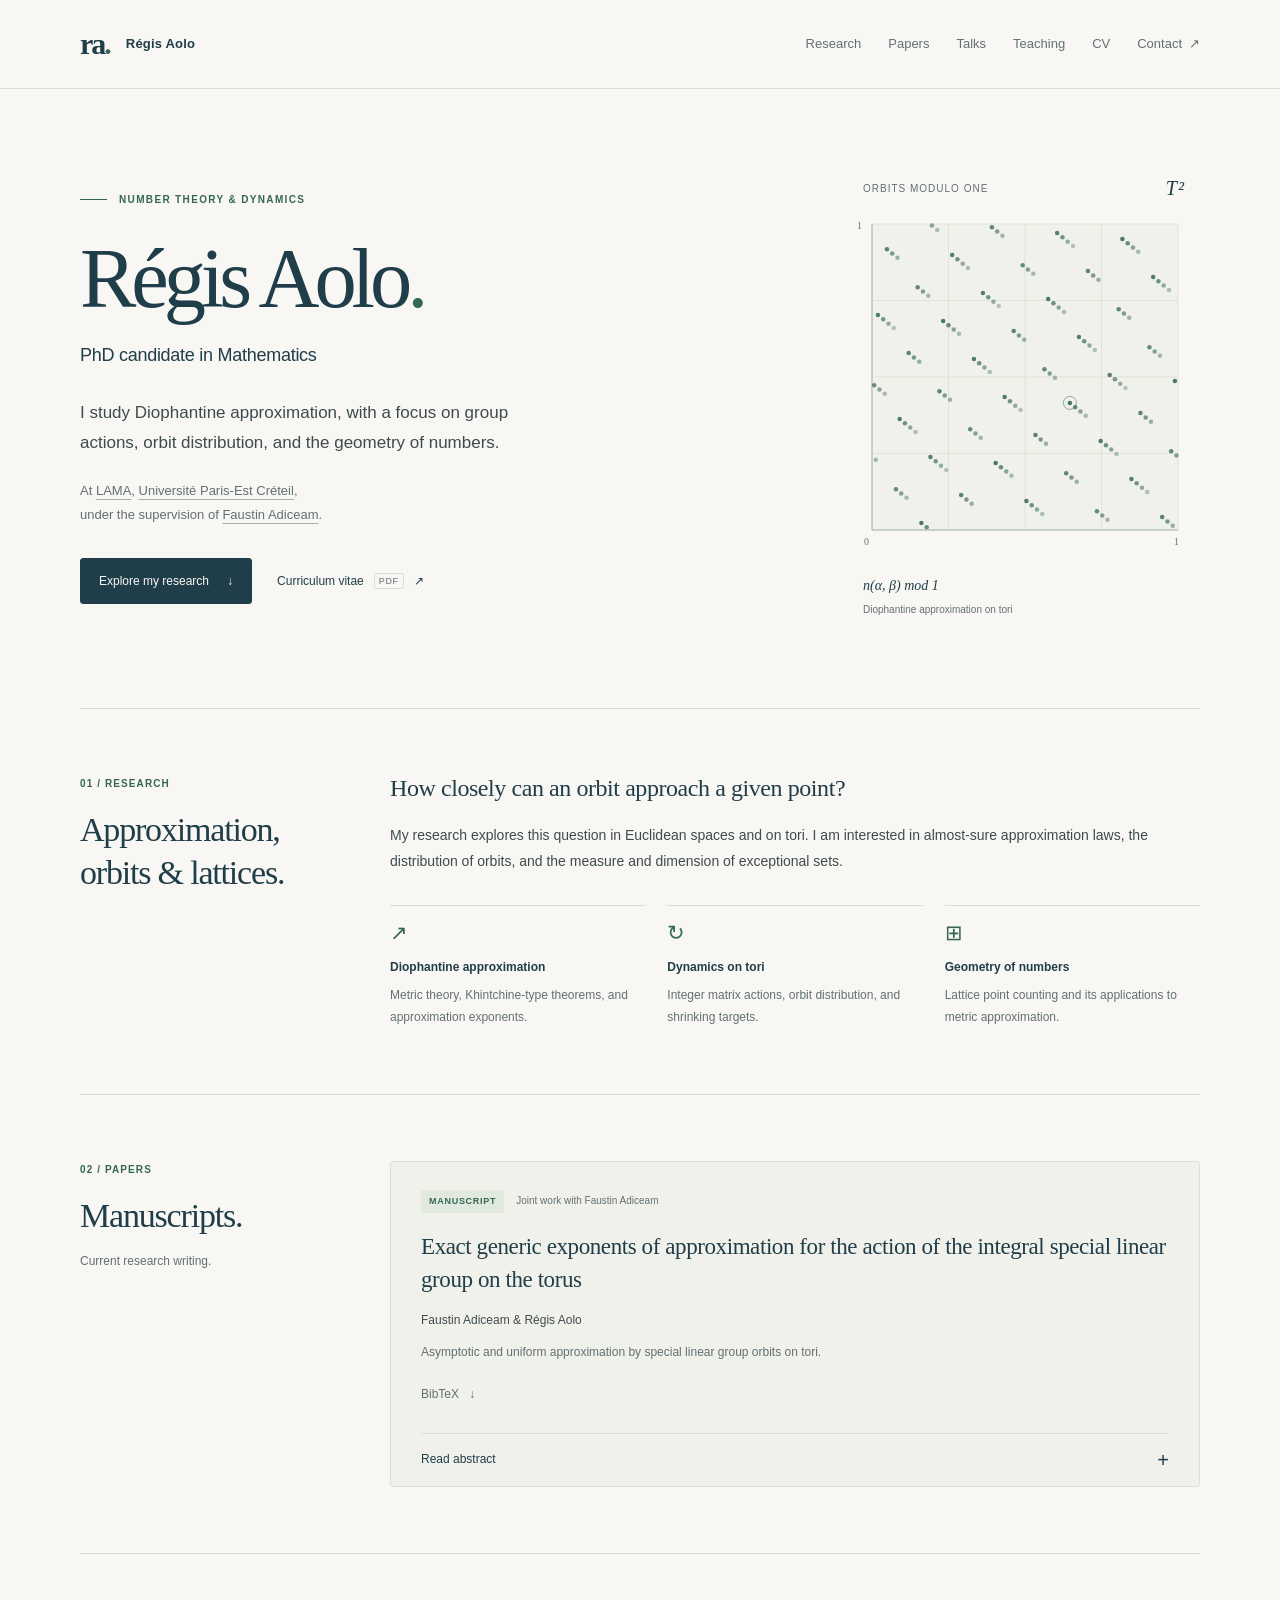
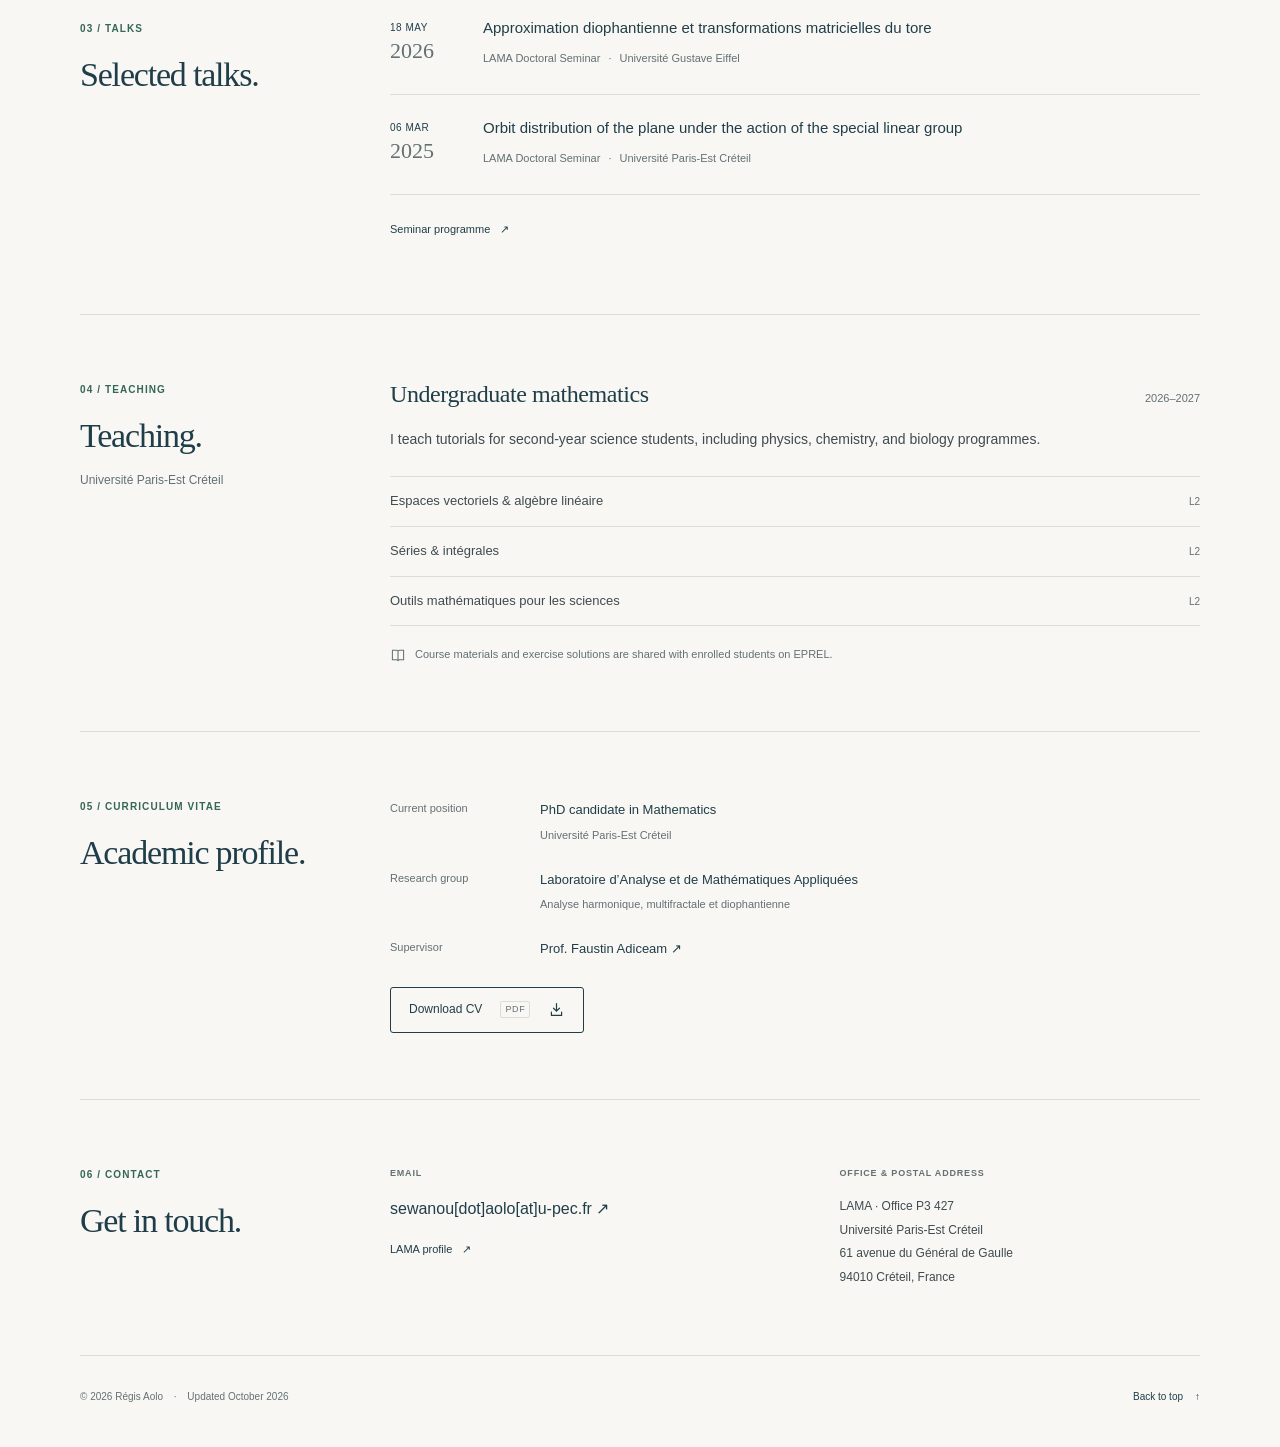
<file: index.html>
<!doctype html>
<html lang="en">
<head>
  <meta charset="utf-8">
  <meta name="viewport" content="width=device-width, initial-scale=1">
  <meta name="theme-color" content="#f8f7f3">
  <meta name="description" content="Régis Aolo, PhD candidate in mathematics at LAMA, Université Paris-Est Créteil. Research in Diophantine approximation, dynamics on tori, and geometry of numbers.">
  <meta name="author" content="Régis Aolo">
  <meta property="og:type" content="website">
  <meta property="og:title" content="Régis Aolo | Mathematics">
  <meta property="og:description" content="Diophantine approximation, dynamics on tori, and geometry of numbers. Research, manuscripts, talks, and teaching.">
  <meta property="og:url" content="https://regisaolo.github.io/">
  <meta property="og:locale" content="en_GB">
  <meta name="color-scheme" content="light">
  <title>Régis Aolo | Mathematics</title>
  <link rel="canonical" href="https://regisaolo.github.io/">
  <link rel="icon" type="image/svg+xml" href="assets/favicon.svg">
  <link rel="stylesheet" href="styles.css">
  <script src="script.js" defer></script>
  <script type="application/ld+json">
  {
    "@context": "https://schema.org",
    "@type": "Person",
    "name": "Régis Aolo",
    "alternateName": "Sèwanou Regis Aolo",
    "url": "https://regisaolo.github.io/",
    "jobTitle": "PhD candidate in Mathematics",
    "affiliation": {
      "@type": "Organization",
      "name": "Laboratoire d’Analyse et de Mathématiques Appliquées, Université Paris-Est Créteil",
      "url": "https://lama-umr8050.fr/"
    },
    "email": "sewanou[dot]aolo[at]u-pec.fr",
    "sameAs": ["https://lama-umr8050.fr/membres/aolo.sewanou_regis"],
    "knowsAbout": ["Diophantine approximation", "Dynamical systems", "Geometry of numbers"]
  }
  </script>
</head>
<body id="top">
  <a class="skip-link" href="#main">Skip to content</a>

  <header class="site-header">
    <div class="container header-inner">
      <a class="wordmark" href="#top" aria-label="Régis Aolo, home">
        <span class="monogram" aria-hidden="true">ra<span>.</span></span>
        <span class="wordmark-name">Régis Aolo</span>
      </a>
      <button class="menu-toggle" type="button" aria-expanded="false" aria-controls="site-nav" hidden>
        <span class="menu-label">Menu</span>
        <svg width="20" height="20" viewBox="0 0 20 20" fill="none" aria-hidden="true"><path d="M3 6h14M3 10h14M3 14h14" stroke="currentColor" stroke-width="1.5" stroke-linecap="round"/></svg>
      </button>
      <nav class="site-nav" id="site-nav" aria-label="Main navigation">
        <a href="#research">Research</a>
        <a href="#publications">Papers</a>
        <a href="#talks">Talks</a>
        <a href="#teaching">Teaching</a>
        <a href="#cv">CV</a>
        <a href="#contact">Contact <span aria-hidden="true">↗</span></a>
      </nav>
    </div>
  </header>

  <main id="main">
    <section class="hero container" aria-labelledby="intro-title">
      <div class="hero-copy">
        <p class="eyebrow"><span class="eyebrow-line" aria-hidden="true"></span> Number theory &amp; dynamics</p>
        <h1 id="intro-title">Régis Aolo<span class="name-dot">.</span></h1>
        <p class="hero-role">PhD candidate in Mathematics</p>
        <p class="hero-description">I study Diophantine approximation, with a focus on group actions, orbit distribution, and the geometry of numbers.</p>
        <p class="hero-affiliation">At <a href="https://lama-umr8050.fr/">LAMA</a>, <a href="https://www.u-pec.fr/">Université Paris-Est Créteil</a>,<br class="desktop-break"> under the supervision of <a href="https://lama-umr8050.fr/membres/adiceam.faustin">Faustin Adiceam</a>.</p>
        <div class="hero-actions">
          <a class="button button-primary" href="#research">Explore my research <span aria-hidden="true">↓</span></a>
          <a class="text-link" href="docs/regis-aolo-cv.pdf">Curriculum vitae <span class="file-label">PDF</span><span aria-hidden="true">↗</span></a>
        </div>
      </div>
      <figure class="orbit-figure">
        <div class="figure-heading"><span>Orbits modulo one</span><span class="figure-index" aria-hidden="true">T²</span></div>
        <img src="assets/orbit.svg" alt="The first 144 points of a Kronecker orbit, distributed across a unit square representing the two-dimensional torus." width="360" height="360" fetchpriority="high">
        <figcaption><span class="math">n(α, β) mod 1</span><span>Diophantine approximation on tori</span></figcaption>
      </figure>
    </section>

    <div class="container section-container">
      <section class="section research-section" id="research" aria-labelledby="research-title">
        <div class="section-heading">
          <p class="section-number">01 / Research</p>
          <h2 id="research-title">Approximation,<br> orbits &amp; lattices.</h2>
        </div>
        <div class="section-content">
          <p class="section-lead">How closely can an orbit approach a given point?</p>
          <p>My research explores this question in Euclidean spaces and on tori. I am interested in almost-sure approximation laws, the distribution of orbits, and the measure and dimension of exceptional sets.</p>
          <div class="research-topics">
            <article class="topic">
              <span class="topic-mark" aria-hidden="true">↗</span>
              <h3>Diophantine approximation</h3>
              <p>Metric theory, Khintchine-type theorems, and approximation exponents.</p>
            </article>
            <article class="topic">
              <span class="topic-mark" aria-hidden="true">↻</span>
              <h3>Dynamics on tori</h3>
              <p>Integer matrix actions, orbit distribution, and shrinking targets.</p>
            </article>
            <article class="topic">
              <span class="topic-mark" aria-hidden="true">⊞</span>
              <h3>Geometry of numbers</h3>
              <p>Lattice point counting and its applications to metric approximation.</p>
            </article>
          </div>
        </div>
      </section>

      <!-- PAPERS: Duplicate the article below to add a manuscript or publication.
           Only add an arXiv, journal, or PDF link once it is ready to be public. -->
      <section class="section" id="publications" aria-labelledby="papers-title">
        <div class="section-heading">
          <p class="section-number">02 / Papers</p>
          <h2 id="papers-title">Manuscripts.</h2>
          <p class="section-aside">Current research writing.</p>
        </div>
        <div class="section-content">
          <article class="paper">
            <div class="paper-meta"><span class="status-tag">Manuscript</span><span>Joint work with Faustin Adiceam</span></div>
            <h3>Exact generic exponents of approximation for the action of the integral special linear group on the torus</h3>
            <p class="paper-authors">Faustin Adiceam &amp; Régis Aolo</p>
            <p class="paper-summary">Asymptotic and uniform approximation by special linear group orbits on tori.</p>
            <div class="paper-actions">
              <a class="text-link muted-link" href="docs/regis-aolo.bib" download>BibTeX <span aria-hidden="true">↓</span></a>
            </div>
            <details class="abstract">
              <summary>Read abstract <span class="disclosure-icon" aria-hidden="true">+</span></summary>
              <div class="abstract-text">
                <p>For the action of <span class="math">SL<sub>n</sub>(ℤ)</span> on the <span class="math">n</span>-dimensional torus, this manuscript determines the generic Diophantine exponents of approximation. For almost every pair of points, both the asymptotic and uniform approximation exponents are equal to <span class="math">n − 1</span>. This gives the exact almost-sure rate at which an orbit approaches a target as the size of the acting matrix grows.</p>
              </div>
            </details>
          </article>
        </div>
      </section>

      <!-- TALKS: Keep the most recent talk first. -->
      <section class="section" id="talks" aria-labelledby="talks-title">
        <div class="section-heading">
          <p class="section-number">03 / Talks</p>
          <h2 id="talks-title">Selected talks.</h2>
        </div>
        <div class="section-content">
          <ol class="talk-list">
            <li class="talk">
              <time datetime="2026-05-18"><span class="talk-month">18 May</span><span class="talk-year">2026</span></time>
              <div>
                <h3 lang="fr">Approximation diophantienne et transformations matricielles du tore</h3>
                <p>LAMA Doctoral Seminar <span class="inline-dot" aria-hidden="true">·</span> Université Gustave Eiffel</p>
              </div>
            </li>
            <li class="talk">
              <time datetime="2025-03-06"><span class="talk-month">06 Mar</span><span class="talk-year">2025</span></time>
              <div>
                <h3>Orbit distribution of the plane under the action of the special linear group</h3>
                <p>LAMA Doctoral Seminar <span class="inline-dot" aria-hidden="true">·</span> Université Paris-Est Créteil</p>
              </div>
            </li>
          </ol>
          <a class="text-link small-link" href="https://lama-umr8050.fr/evenements/seminaire_des_doctorants">Seminar programme <span aria-hidden="true">↗</span></a>
        </div>
      </section>

      <section class="section" id="teaching" aria-labelledby="teaching-title">
        <div class="section-heading">
          <p class="section-number">04 / Teaching</p>
          <h2 id="teaching-title">Teaching.</h2>
          <p class="section-aside">Université Paris-Est Créteil</p>
        </div>
        <div class="section-content">
          <div class="teaching-intro"><p class="section-lead">Undergraduate mathematics</p><span class="academic-year">2026–2027</span></div>
          <p>I teach tutorials for second-year science students, including physics, chemistry, and biology programmes.</p>
          <ul class="course-list">
            <li><span lang="fr">Espaces vectoriels &amp; algèbre linéaire</span><span class="course-level">L2</span></li>
            <li><span lang="fr">Séries &amp; intégrales</span><span class="course-level">L2</span></li>
            <li><span lang="fr">Outils mathématiques pour les sciences</span><span class="course-level">L2</span></li>
          </ul>
          <p class="teaching-note"><svg width="16" height="16" viewBox="0 0 20 20" fill="none" aria-hidden="true"><path d="M3 4h5a3 3 0 0 1 2 1 3 3 0 0 1 2-1h5v12h-5a3 3 0 0 0-2 1 3 3 0 0 0-2-1H3V4Zm7 1v12" stroke="currentColor" stroke-width="1.3" stroke-linejoin="round"/></svg><span>Course materials and exercise solutions are shared with enrolled students on EPREL.</span></p>
        </div>
      </section>

      <section class="section" id="cv" aria-labelledby="cv-title">
        <div class="section-heading">
          <p class="section-number">05 / Curriculum vitae</p>
          <h2 id="cv-title">Academic profile.</h2>
        </div>
        <div class="section-content">
          <dl class="profile-list">
            <div><dt>Current position</dt><dd>PhD candidate in Mathematics<br><span>Université Paris-Est Créteil</span></dd></div>
            <div><dt>Research group</dt><dd lang="fr">Laboratoire d’Analyse et de Mathématiques Appliquées<br><span>Analyse harmonique, multifractale et diophantienne</span></dd></div>
            <div><dt>Supervisor</dt><dd><a href="https://lama-umr8050.fr/membres/adiceam.faustin">Prof. Faustin Adiceam <span aria-hidden="true">↗</span></a></dd></div>
          </dl>
          <a class="button button-outline" href=# download>Download CV <span class="file-label">PDF</span><svg width="17" height="17" viewBox="0 0 20 20" fill="none" aria-hidden="true"><path d="M10 3v9m0 0 3.5-3.5M10 12 6.5 8.5M4 13v4h12v-4" stroke="currentColor" stroke-width="1.4" stroke-linecap="round" stroke-linejoin="round"/></svg></a>
        </div>
      </section>

      <section class="section contact-section" id="contact" aria-labelledby="contact-title">
        <div class="section-heading">
          <p class="section-number">06 / Contact</p>
          <h2 id="contact-title">Get in touch.</h2>
        </div>
        <div class="section-content contact-grid">
          <div>
            <p class="contact-label">Email</p>
            <a>sewanou[dot]aolo[at]u-pec.fr <span aria-hidden="true">↗</span></a>
            <span class="sr-only" id="copy-status" role="status" aria-live="polite"></span>
            <p class="institution-link"><a class="text-link small-link" href="https://lama-umr8050.fr/membres/aolo.sewanou_regis">LAMA profile <span aria-hidden="true">↗</span></a></p>
          </div>
          <div>
            <p class="contact-label">Office &amp; postal address</p>
            <address>LAMA · Office P3 427<br>Université Paris-Est Créteil<br>61 avenue du Général de Gaulle<br>94010 Créteil, France</address>
          </div>
        </div>
      </section>
    </div>
  </main>

  <footer class="site-footer container">
    <p>© <span id="current-year">2026</span> Régis Aolo <span class="footer-dot" aria-hidden="true">·</span> <span class="last-updated">Updated October 2026</span></p>
    <a href="#top">Back to top <span aria-hidden="true">↑</span></a>
  </footer>
</body>
</html>
</file>
<file: styles.css>
/* Design tokens: edit these to change the whole site's palette and spacing. */
:root {
  --paper: #f8f7f3;
  --ink: #203e4a;
  --text: #3f4b50;
  --muted: #637074;
  --accent: #356757;
  --line: #dcded6;
  --soft: #eeeee7;
  --white: #ffffff;
  --serif: Georgia, "Times New Roman", serif;
  --sans: -apple-system, BlinkMacSystemFont, "Segoe UI", sans-serif;
  --page-width: 1120px;
}

*, *::before, *::after { box-sizing: border-box; }
html { scroll-behavior: smooth; scroll-padding-top: 110px; }
body { margin: 0; background: var(--paper); color: var(--text); font-family: var(--sans); font-size: 16px; line-height: 1.75; -webkit-font-smoothing: antialiased; }
::selection { background: #dce7d5; color: var(--ink); }
button, input { font: inherit; }
button, a { -webkit-tap-highlight-color: transparent; }
button { color: inherit; }
button:not(:disabled), summary { cursor: pointer; }
a { color: var(--ink); text-decoration-color: #a3b3ac; text-underline-offset: 4px; text-decoration-thickness: 1px; }
a:hover { color: var(--accent); text-decoration-color: currentColor; }
a, button, summary { transition: color .18s ease, background-color .18s ease, border-color .18s ease; }
a:focus-visible, button:focus-visible, summary:focus-visible { outline: 2px solid var(--accent); outline-offset: 5px; border-radius: 2px; }
[hidden] { display: none !important; }
img, svg { max-width: 100%; }
img { display: block; height: auto; }
p, h1, h2, h3, figure { margin: 0; }
h1, h2, h3 { color: var(--ink); font-weight: 400; }
h1, h2 { font-family: var(--serif); }
.container { width: min(var(--page-width), calc(100% - 96px)); margin-inline: auto; }
.sr-only { position: absolute; width: 1px; height: 1px; padding: 0; margin: -1px; overflow: hidden; clip: rect(0,0,0,0); white-space: nowrap; border: 0; }
.skip-link { position: fixed; top: 12px; left: 12px; z-index: 10; padding: 10px 18px; color: var(--white); background: var(--ink); transform: translateY(-150%); }
.skip-link:focus { transform: translateY(0); color: var(--white); }

/* Header and navigation */
.site-header { position: sticky; top: 0; z-index: 5; background: rgba(248,247,243,.97); border-bottom: 1px solid var(--line); }
@supports (backdrop-filter: blur(12px)) { .site-header { background: rgba(248,247,243,.91); backdrop-filter: blur(12px); } }
.header-inner { min-height: 88px; display: flex; align-items: center; justify-content: space-between; gap: 28px; }
.wordmark { display: inline-flex; align-items: center; gap: 16px; text-decoration: none; flex-shrink: 0; }
.monogram { color: var(--ink); font: 600 30px/1 var(--serif); letter-spacing: -2px; }
.monogram span { color: var(--accent); }
.wordmark-name { font-size: 13px; font-weight: 600; letter-spacing: .015em; }
.site-nav { display: flex; align-items: center; gap: 27px; }
.site-nav a { position: relative; display: inline-flex; align-items: center; gap: 7px; min-height: 44px; text-decoration: none; font-size: 13px; color: var(--muted); }
.site-nav a:hover, .site-nav a[aria-current="location"] { color: var(--ink); }
.site-nav a[aria-current="location"]::after { content: ""; height: 2px; background: var(--accent); position: absolute; bottom: 3px; left: 0; right: 0; }
.menu-toggle { min-height: 44px; align-items: center; gap: 10px; padding: 4px 0 4px 12px; border: 0; background: transparent; font-size: 13px; }

/* Introduction */
.hero { display: grid; grid-template-columns: minmax(0, 1.5fr) minmax(0, .88fr); align-items: center; gap: 68px; padding-block: 88px 90px; }
.eyebrow { display: flex; align-items: center; gap: 12px; color: var(--accent); text-transform: uppercase; letter-spacing: .135em; font-size: 10px; line-height: 1.7; font-weight: 600; margin-bottom: 25px; }
.eyebrow-line { height: 1px; width: 27px; background: var(--accent); }
h1 { font-size: clamp(58px, 6.6vw, 86px); line-height: 1.08; letter-spacing: -.06em; white-space: nowrap; }
.name-dot { color: var(--accent); }
.hero-role { font-size: 18px; color: var(--ink); margin-top: 16px; letter-spacing: -.015em; }
.hero-description { margin-top: 26px; max-width: 480px; font-size: 17px; line-height: 1.8; }
.hero-affiliation { margin-top: 20px; color: var(--muted); font-size: 13px; line-height: 1.9; }
.hero-affiliation a { color: inherit; }
.hero-actions { display: flex; align-items: center; gap: 25px; flex-wrap: wrap; margin-top: 30px; }
.button { display: inline-flex; align-items: center; justify-content: center; gap: 18px; min-height: 46px; padding: 10px 18px; text-decoration: none; font-size: 12px; font-weight: 500; line-height: 1.6; border: 1px solid var(--ink); border-radius: 3px; }
.button-primary { background: var(--ink); color: var(--paper); }
.button-primary:hover { background: #305360; border-color: #305360; color: var(--white); }
.button-outline { background: transparent; color: var(--ink); }
.button-outline:hover { background: var(--soft); }
.text-link { display: inline-flex; align-items: center; gap: 10px; font-size: 12px; font-weight: 500; text-decoration: none; min-height: 36px; }
.text-link:hover { text-decoration: underline; }
.file-label { color: var(--muted); font-size: 9px; letter-spacing: .07em; font-weight: 500; border: 1px solid var(--line); border-radius: 2px; padding: 0 4px; line-height: 1.6; }
.orbit-figure { width: 100%; max-width: 360px; justify-self: end; align-self: center; }
.figure-heading { display: flex; align-items: center; justify-content: space-between; margin-bottom: 8px; padding-inline: 23px 15px; font-size: 10px; text-transform: uppercase; letter-spacing: .1em; color: var(--muted); }
.figure-index { color: var(--ink); font: italic 20px var(--serif); text-transform: none; }
.orbit-figure img { width: 100%; }
.orbit-figure figcaption { display: flex; flex-direction: column; gap: 2px; padding-left: 23px; margin-top: 6px; font-size: 10px; color: var(--muted); }
.math { font-family: var(--serif); font-style: italic; }
.orbit-figure figcaption .math { font-size: 14px; color: var(--ink); }

/* Shared section structure */
.section { display: grid; grid-template-columns: 240px minmax(0, 1fr); gap: 70px; padding-block: 66px; border-top: 1px solid var(--line); scroll-margin-top: 0; }
.section-number { text-transform: uppercase; letter-spacing: .11em; font-size: 10px; line-height: 1.7; font-weight: 600; color: var(--accent); margin-bottom: 17px; }
h2 { font-size: 34px; line-height: 1.25; letter-spacing: -.035em; }
.section-aside { font-size: 12px; color: var(--muted); line-height: 1.8; margin-top: 13px; max-width: 220px; }
.section-content { min-width: 0; }
.section-content > p { font-size: 14px; line-height: 1.9; }
.section-content .section-lead { font-family: var(--serif); color: var(--ink); font-size: 24px; line-height: 1.45; letter-spacing: -.018em; margin: -4px 0 16px; }
.research-topics { display: grid; grid-template-columns: repeat(3, minmax(0, 1fr)); gap: 22px; margin-top: 30px; }
.topic { border-top: 1px solid var(--line); padding-top: 16px; }
.topic-mark { display: block; font-size: 21px; line-height: 1; color: var(--accent); margin-bottom: 15px; }
.topic h3 { font-size: 12px; line-height: 1.6; font-weight: 600; margin-bottom: 8px; }
.topic p { font-size: 12px; line-height: 1.8; color: var(--muted); }

/* Papers */
.paper { padding: 28px 30px 0; border: 1px solid var(--line); border-radius: 3px; background: #f0f1ea; }
.paper-meta { display: flex; align-items: center; gap: 12px; flex-wrap: wrap; color: var(--muted); font-size: 10px; line-height: 1.8; margin-bottom: 17px; }
.status-tag { display: inline-block; color: var(--accent); background: #e1e9de; padding: 3px 8px; border-radius: 2px; font-size: 9px; text-transform: uppercase; letter-spacing: .08em; font-weight: 600; }
.paper h3 { font-family: var(--serif); font-size: 23px; line-height: 1.45; letter-spacing: -.018em; }
.paper-authors { margin-top: 14px; font-size: 12px; }
.paper-summary { margin-top: 11px; color: var(--muted); font-size: 12px; line-height: 1.8; }
.paper-actions { display: flex; align-items: center; gap: 24px; margin-top: 13px; margin-bottom: 20px; }
.muted-link { color: var(--muted); }
.abstract { border-top: 1px solid var(--line); }
.abstract summary { min-height: 52px; padding-block: 14px; display: flex; align-items: center; justify-content: space-between; color: var(--ink); font-size: 12px; list-style: none; }
.abstract summary::-webkit-details-marker { display: none; }
.disclosure-icon { font-size: 20px; font-weight: 300; line-height: 1; }
.abstract[open] .disclosure-icon { transform: rotate(45deg); }
.abstract-text { padding-bottom: 24px; font-size: 12px; line-height: 1.9; color: var(--text); }

/* Talks */
.talk-list { list-style: none; margin: 0; padding: 0; }
.talk { display: grid; grid-template-columns: 68px minmax(0, 1fr); gap: 25px; padding-block: 25px; border-bottom: 1px solid var(--line); }
.talk:first-child { padding-top: 0; }
.talk time { display: flex; flex-direction: column; gap: 3px; line-height: 1.5; }
.talk-month { text-transform: uppercase; font-size: 10px; letter-spacing: .05em; color: var(--ink); }
.talk-year { font-family: var(--serif); color: var(--muted); font-size: 22px; line-height: 1.2; }
.talk h3 { font-size: 15px; line-height: 1.6; font-weight: 500; margin-top: -4px; }
.talk p { font-size: 11px; line-height: 1.9; color: var(--muted); margin-top: 8px; }
.inline-dot { padding-inline: 5px; }
.small-link { font-size: 11px; }
.talk-list + .text-link { margin-top: 17px; }

/* Teaching and CV */
.teaching-intro { display: flex; align-items: baseline; justify-content: space-between; gap: 16px; flex-wrap: wrap; margin-bottom: 15px; }
.teaching-intro .section-lead { margin: -4px 0 0; }
.academic-year { color: var(--muted); font-size: 11px; white-space: nowrap; }
.course-list { list-style: none; padding: 0; margin: 23px 0 18px; border-top: 1px solid var(--line); }
.course-list li { display: flex; justify-content: space-between; align-items: baseline; gap: 16px; padding-block: 13px; border-bottom: 1px solid var(--line); font-size: 13px; }
.course-level { font-size: 10px; color: var(--muted); flex-shrink: 0; }
.section-content .teaching-note { display: flex; align-items: flex-start; gap: 9px; color: var(--muted); font-size: 11px; line-height: 1.9; }
.teaching-note svg { flex-shrink: 0; margin-top: 3px; }
.profile-list { margin: 0 0 25px; }
.profile-list > div { display: grid; grid-template-columns: 128px minmax(0, 1fr); gap: 22px; margin-bottom: 20px; }
.profile-list dt { font-size: 11px; color: var(--muted); padding-top: 1px; }
.profile-list dd { margin: 0; font-size: 13px; color: var(--ink); line-height: 1.9; }
.profile-list dd > span { color: var(--muted); font-size: 11px; }
.profile-list a { text-decoration: none; }
.profile-list a:hover { text-decoration: underline; }

/* Contact and footer */
.contact-grid { display: grid; grid-template-columns: 1.15fr 1fr; gap: 35px; }
.contact-label { text-transform: uppercase; letter-spacing: .09em; color: var(--muted); font-size: 9px; font-weight: 600; margin-bottom: 14px; }
.email-link { display: inline-flex; align-items: baseline; gap: 10px; font-size: 15px; font-weight: 500; text-decoration: none; overflow-wrap: anywhere; }
.email-link span { font-size: 14px; flex-shrink: 0; }
.email-link:hover { text-decoration: underline; }
.copy-email { display: flex; gap: 7px; align-items: center; border: 0; padding: 7px 0; min-height: 36px; background: transparent; font-size: 10px; color: var(--muted); }
.copy-email:hover { color: var(--ink); }
.institution-link { margin-top: 8px; }
address { font-style: normal; font-size: 12px; line-height: 1.95; }
.site-footer { display: flex; justify-content: space-between; align-items: center; gap: 20px; border-top: 1px solid var(--line); padding-block: 23px 32px; color: var(--muted); font-size: 10px; }
.site-footer a { display: inline-flex; align-items: center; min-height: 36px; gap: 12px; text-decoration: none; white-space: nowrap; }
.footer-dot { padding-inline: 8px; }

/* Tablet */
@media (max-width: 1060px) {
  .container { width: calc(100% - 64px); }
  .wordmark-name { display: none; }
  .site-nav { gap: 25px; }
  .hero { gap: 35px; padding-block: 72px; grid-template-columns: minmax(0,1.3fr) minmax(0,.8fr); }
  h1 { font-size: clamp(58px,7.5vw,80px); }
  .hero-description { font-size: 16px; }
  .hero-actions { gap: 18px; }
  .section { grid-template-columns: 200px minmax(0,1fr); gap: 42px; padding-block: 55px; }
  h2 { font-size: 30px; }
  .research-topics { gap: 16px; }
  .contact-grid { grid-template-columns: 1fr; gap: 25px; }
}

/* Phone and small tablet */
@media (max-width: 760px) {
  html { scroll-padding-top: 90px; }
  .container { width: calc(100% - 40px); }
  .header-inner { min-height: 72px; flex-wrap: wrap; gap: 0 18px; }
  .wordmark-name { display: inline; font-size: 12px; }
  .wordmark { min-height: 72px; gap: 13px; }
  .monogram { font-size: 28px; }
  .menu-toggle:not([hidden]) { display: inline-flex; }
  .site-nav { width: 100%; flex-wrap: wrap; gap: 0 24px; border-top: 1px solid var(--line); padding-block: 9px 12px; }
  .site-nav a { min-height: 43px; font-size: 13px; }
  .site-nav a[aria-current="location"]::after { bottom: 5px; }
  .hero { grid-template-columns: minmax(0,1fr); gap: 45px; padding-block: 55px 48px; }
  h1 { font-size: clamp(56px,11.5vw,80px); }
  .eyebrow { margin-bottom: 19px; font-size: 9px; }
  .hero-role { font-size: 17px; margin-top: 13px; }
  .hero-description { max-width: 530px; margin-top: 22px; }
  .hero-affiliation { font-size: 12px; margin-top: 17px; }
  .hero-actions { margin-top: 25px; gap: 19px; }
  .orbit-figure { justify-self: center; max-width: 300px; width: 75%; }
  .figure-heading { font-size: 8px; }
  .orbit-figure figcaption { font-size: 9px; }
  .orbit-figure figcaption .math { font-size: 13px; }
  .section { grid-template-columns: minmax(0,1fr); gap: 28px; padding-block: 44px; scroll-margin-top: 0; }
  .section-number { margin-bottom: 12px; }
  h2 { font-size: 32px; }
  .research-section h2 br { display: none; }
  .section-aside { max-width: none; margin-top: 10px; }
  .section-content .section-lead { font-size: 23px; }
  .section-content > p { font-size: 14px; }
  .research-topics { margin-top: 25px; gap: 22px; }
  .topic h3 { font-size: 12px; }
  .topic p { font-size: 11px; }
  .paper { padding: 23px 22px 0; }
  .paper h3 { font-size: 23px; }
  .paper-meta { gap: 7px 12px; font-size: 9px; }
  .talk { gap: 18px; grid-template-columns: 58px minmax(0,1fr); }
  .talk h3 { font-size: 14px; }
  .profile-list > div { grid-template-columns: 110px minmax(0,1fr); gap: 20px; }
  .contact-grid { grid-template-columns: 1fr 1fr; gap: 28px; }
  .email-link { font-size: 14px; gap: 6px; }
  .site-footer { padding-block: 18px 25px; font-size: 9px; }
}

@media (max-width: 440px) {
  .hero-actions { gap: 13px 18px; }
  .button { padding-inline: 14px; gap: 13px; font-size: 11px; }
  .hero-actions .text-link { font-size: 11px; gap: 7px; }
  .hero-actions .file-label { display: none; }
  .research-topics { grid-template-columns: minmax(0,1fr); gap: 18px; }
  .topic { display: grid; grid-template-columns: 25px minmax(0,1fr); gap: 4px 10px; padding-top: 14px; }
  .topic-mark { grid-row: 1 / 3; margin: 1px 0 0; font-size: 20px; }
  .topic h3 { margin: 0; }
  .topic p { font-size: 12px; }
  .orbit-figure { width: 86%; }
  .paper { padding-inline: 19px; }
  .paper h3 { font-size: 22px; }
  .talk .inline-dot { display: none; }
  .talk p { max-width: 240px; }
  .profile-list > div { grid-template-columns: minmax(0,1fr); gap: 3px; margin-bottom: 17px; }
  .contact-grid { grid-template-columns: minmax(0,1fr); gap: 27px; }
  .email-link { font-size: 16px; }
  .last-updated { display: block; margin-top: 2px; }
  .footer-dot { display: none; }
}

@media (prefers-reduced-motion: reduce) {
  html { scroll-behavior: auto; }
  *, *::before, *::after { transition: none !important; }
}

@media print {
  :root { --paper: #fff; --ink: #000; --text: #222; --muted: #444; --line: #ccc; }
  body { font-size: 11pt; }
  .container { width: 100%; }
  .site-header, .hero-actions, .orbit-figure, .menu-toggle, .copy-email, .site-footer, .skip-link, .paper-actions, #cv .button { display: none !important; }
  .hero { display: block; padding-block: 0 25px; }
  h1 { font-size: 42pt; }
  .hero-description { max-width: none; }
  .section { grid-template-columns: 145px minmax(0,1fr); gap: 25px; padding-block: 25px; break-inside: avoid; }
  h2 { font-size: 20pt; }
  .paper { padding: 15px 18px 0; }
  .abstract { display: none; }
  a { color: inherit; }
}
</file>
